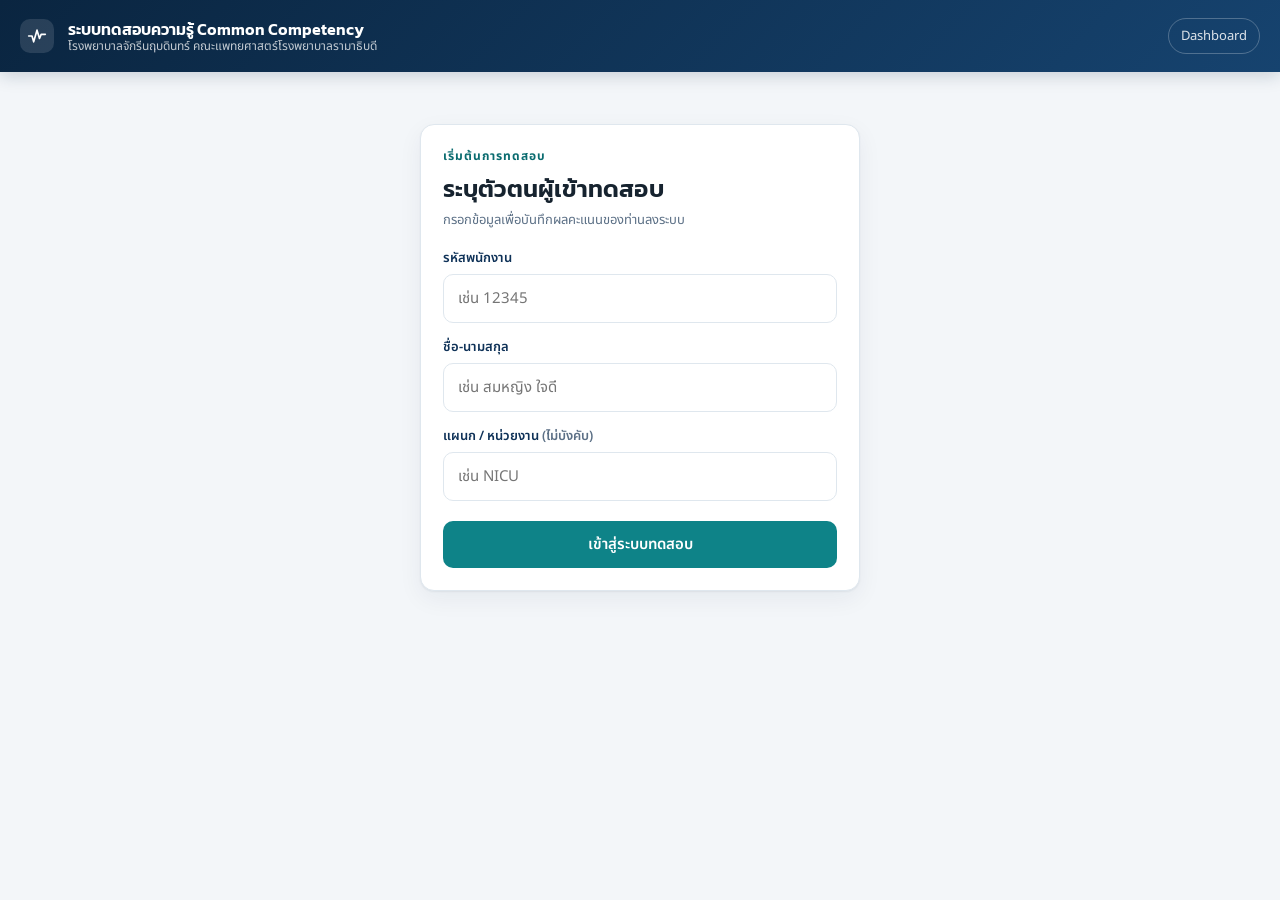
<file: index.html>
<!DOCTYPE html>
<html lang="th">
<head>
<meta charset="UTF-8">
<meta name="viewport" content="width=device-width, initial-scale=1, maximum-scale=1">
<title>ระบบทดสอบความรู้ Common Competency พยาบาล</title>
<link rel="stylesheet" href="style.css">
</head>
<body>

<div class="topbar">
  <div class="pulse-mark">
    <svg viewBox="0 0 24 24" fill="none" stroke="#fff" stroke-width="2" stroke-linecap="round" stroke-linejoin="round">
      <path d="M2 12h4l2 7 4-14 3 10 2-5h5"/>
    </svg>
  </div>
  <div class="titles">
    <div class="system-name">ระบบทดสอบความรู้ Common Competency</div>
    <div class="hospital-name" id="hospitalNameTop"></div>
  </div>
  <div class="spacer"></div>
  <a class="nav-link" href="dashboard.html">Dashboard</a>
</div>

<div class="wrap" id="app"></div>

<script src="config.js"></script>
<script src="quiz-data.js"></script>
<script>
/* ============================ STATE ============================ */
const TOPIC_ORDER = ['pain','wound','ic','med'];
const TOPIC_ICON = {
  pain: '💊', wound: '🩹', ic: '🧼', med: '💉'
};

let state = {
  user: JSON.parse(sessionStorage.getItem('cc_user') || 'null'),
  results: JSON.parse(sessionStorage.getItem('cc_results') || '{}'), // {topicKey: {score,total,pct,passed}}
  currentTopic: null,
  currentQuestions: [],
  currentIndex: 0,
  answers: {}, // qid -> letter
  startTime: null
};

const app = document.getElementById('app');
document.getElementById('hospitalNameTop').textContent = CONFIG.HOSPITAL_NAME;

function saveUser(){ sessionStorage.setItem('cc_user', JSON.stringify(state.user)); }
function saveResults(){ sessionStorage.setItem('cc_results', JSON.stringify(state.results)); }

function shuffle(arr){
  const a = arr.slice();
  for(let i=a.length-1;i>0;i--){
    const j = Math.floor(Math.random()*(i+1));
    [a[i],a[j]]=[a[j],a[i]];
  }
  return a;
}

/* ============================ ROUTER ============================ */
function render(){
  if(!state.user){
    renderLogin();
  } else if(!state.currentTopic){
    renderTopicSelect();
  } else if(state.currentQuestions.length && state.currentIndex < state.currentQuestions.length){
    renderQuestion();
  } else if(state.currentQuestions.length){
    renderResult();
  }
}

/* ============================ LOGIN ============================ */
function renderLogin(){
  app.innerHTML = `
  <div class="card" style="max-width:440px;margin:30px auto 0;">
    <div class="eyebrow">เริ่มต้นการทดสอบ</div>
    <h2 style="margin:0 0 4px;">ระบุตัวตนผู้เข้าทดสอบ</h2>
    <p class="muted small" style="margin-top:0;">กรอกข้อมูลเพื่อบันทึกผลคะแนนของท่านลงระบบ</p>
    <div style="margin-top:18px;">
      <label class="field-label">รหัสพนักงาน</label>
      <input type="text" id="inEmpId" placeholder="เช่น 12345" inputmode="numeric">
    </div>
    <div style="margin-top:14px;">
      <label class="field-label">ชื่อ-นามสกุล</label>
      <input type="text" id="inName" placeholder="เช่น สมหญิง ใจดี">
    </div>
    <div style="margin-top:14px;">
      <label class="field-label">แผนก / หน่วยงาน <span class="muted">(ไม่บังคับ)</span></label>
      <input type="text" id="inDept" placeholder="เช่น NICU">
    </div>
    <button class="btn btn-primary btn-block" style="margin-top:20px;" onclick="submitLogin()">เข้าสู่ระบบทดสอบ</button>
  </div>`;
  document.getElementById('inEmpId').addEventListener('keydown', e=>{ if(e.key==='Enter') submitLogin(); });
  document.getElementById('inName').addEventListener('keydown', e=>{ if(e.key==='Enter') submitLogin(); });
}

function submitLogin(){
  const empId = document.getElementById('inEmpId').value.trim();
  const name = document.getElementById('inName').value.trim();
  const dept = document.getElementById('inDept').value.trim();
  if(!empId || !name){
    alert('กรุณากรอกรหัสพนักงานและชื่อ-นามสกุล');
    return;
  }
  state.user = {empId, name, dept};
  saveUser();
  render();
}

/* ============================ TOPIC SELECT ============================ */
function renderTopicSelect(){
  const cards = TOPIC_ORDER.map(key=>{
    const topic = QUIZ_DATA[key];
    const res = state.results[key];
    let badge = `<span class="badge badge-neutral">ยังไม่ทำ</span>`;
    if(res){
      badge = res.passed
        ? `<span class="badge badge-pass">ผ่าน ${res.pct}%</span>`
        : `<span class="badge badge-fail">ไม่ผ่าน ${res.pct}%</span>`;
    }
    return `
    <button class="topic-card" onclick="startTopic('${key}')">
      <div class="tc-top">
        <div>
          <div class="tc-name">${TOPIC_ICON[key]}  ${topic.label.split('(')[0].trim()}</div>
          <div class="tc-count">${topic.questions.length} ข้อ &middot; เกณฑ์ผ่าน ${Math.round(CONFIG.PASS_THRESHOLD*100)}%</div>
        </div>
        ${badge}
      </div>
    </button>`;
  }).join('');

  const doneCount = Object.keys(state.results).length;

  app.innerHTML = `
  <div class="card">
    <div class="eyebrow">ผู้เข้าทดสอบ</div>
    <div style="display:flex; align-items:center; justify-content:space-between; gap:10px; flex-wrap:wrap;">
      <div>
        <h2 style="margin:0;">${escapeHtml(state.user.name)}</h2>
        <div class="muted small">รหัสพนักงาน ${escapeHtml(state.user.empId)}${state.user.dept ? ' &middot; '+escapeHtml(state.user.dept):''}</div>
      </div>
      <button class="btn btn-ghost" onclick="logout()">เปลี่ยนผู้ใช้</button>
    </div>
  </div>
  <div class="card">
    <div class="eyebrow">เลือกหัวข้อทดสอบ</div>
    <h2 style="margin:0 0 4px;">แบบทดสอบ 4 หัวข้อ</h2>
    <p class="muted small" style="margin-top:0;">ทำครบแล้ว ${doneCount}/4 หัวข้อ</p>
    <div class="topic-grid">${cards}</div>
  </div>
  <div class="footer-note">ผลคะแนนจะถูกบันทึกลงระบบส่วนกลางโดยอัตโนมัติเมื่อส่งคำตอบ</div>
  `;
}

function logout(){
  state.user = null;
  state.results = {};
  sessionStorage.removeItem('cc_user');
  sessionStorage.removeItem('cc_results');
  render();
}

function startTopic(key){
  state.currentTopic = key;
  state.currentQuestions = shuffle(QUIZ_DATA[key].questions);
  state.currentIndex = 0;
  state.answers = {};
  state.startTime = Date.now();
  render();
}

/* ============================ QUESTION ============================ */
function renderQuestion(){
  const q = state.currentQuestions[state.currentIndex];
  const total = state.currentQuestions.length;
  const pct = Math.round((state.currentIndex)/total*100);
  const selected = state.answers[q.id];

  const optsHtml = q.options.map(o=>`
    <div class="option ${selected===o.letter?'selected':''}" onclick="selectAnswer('${q.id}','${o.letter}')">
      <div class="opt-letter">${o.letter}</div>
      <div class="opt-text">${escapeHtml(o.text)}</div>
    </div>
  `).join('');

  app.innerHTML = `
  <div class="card">
    <div style="display:flex; justify-content:space-between; align-items:center; margin-bottom:10px;">
      <div class="eyebrow" style="margin:0;">${escapeHtml(QUIZ_DATA[state.currentTopic].label.split('(')[0].trim())}</div>
      <div class="muted small">ข้อ ${state.currentIndex+1} / ${total}</div>
    </div>
    <div class="progress-track"><div class="progress-fill" style="width:${pct}%"></div></div>
  </div>
  <div class="card">
    ${q.section ? `<div class="q-section-tag">${escapeHtml(q.section)}</div>` : ''}
    <p class="q-text">${escapeHtml(q.question)}</p>
    ${q.image ? `<img class="q-image" src="${q.image}" alt="ภาพประกอบคำถาม">` : ''}
    ${q.context ? `<div class="q-context">${escapeHtml(q.context)}</div>` : ''}
    <div class="options">${optsHtml}</div>
    <div class="nav-row">
      <button class="btn btn-ghost" onclick="prevQuestion()" ${state.currentIndex===0?'disabled':''}>ย้อนกลับ</button>
      <button class="btn btn-primary" id="nextBtn" onclick="nextQuestion()" ${!selected?'disabled':''}>
        ${state.currentIndex===total-1 ? 'ส่งคำตอบ' : 'ข้อถัดไป'}
      </button>
    </div>
  </div>`;
}

function selectAnswer(qid, letter){
  state.answers[qid] = letter;
  renderQuestion();
}

function prevQuestion(){
  if(state.currentIndex>0){ state.currentIndex--; renderQuestion(); }
}

function nextQuestion(){
  const total = state.currentQuestions.length;
  if(state.currentIndex < total-1){
    state.currentIndex++;
    renderQuestion();
  } else {
    startSubmit();
  }
}

/* ============================ SUBMIT / SAVE ============================ */
function buildPayload(){
  const qs = state.currentQuestions;
  let score = 0;
  qs.forEach(q=>{ if(state.answers[q.id]===q.correct) score++; });
  const total = qs.length;
  const pct = Math.round((score/total)*1000)/10;
  const passed = (score/total) >= CONFIG.PASS_THRESHOLD;
  const durationSec = Math.round((Date.now()-state.startTime)/1000);
  return {
    result: {score, total, pct, passed},
    payload: {
      employeeId: state.user.empId,
      name: state.user.name,
      department: state.user.dept || '',
      topicKey: state.currentTopic,
      topicLabel: QUIZ_DATA[state.currentTopic].label,
      score, total, percentage: pct,
      passed: passed ? 'PASS' : 'FAIL',
      durationSec,
      answersJson: JSON.stringify(state.answers)
    }
  };
}

function renderSubmitting(){
  app.innerHTML = `
  <div class="card" style="text-align:center; padding:50px 20px;">
    <div class="spinner"></div>
    <p class="muted" style="margin-top:16px;">กำลังบันทึกคะแนนลงระบบ...</p>
  </div>`;
}

function startSubmit(){
  const {result, payload} = buildPayload();
  state.pendingResult = result;
  state.pendingPayload = payload;
  renderSubmitting();
  saveToSheet(payload);
}

function saveToSheet(payload){
  const body = Object.keys(payload).map(k=>encodeURIComponent(k)+'='+encodeURIComponent(payload[k])).join('&');
  fetch(CONFIG.GAS_URL, {
    method: 'POST',
    mode: 'no-cors',
    headers: {'Content-Type':'application/x-www-form-urlencoded'},
    body
  }).then(()=>{
    finalizeSubmit(true);
  }).catch(()=>{
    finalizeSubmit(false);
  });
}

function finalizeSubmit(saveOk){
  state.results[state.currentTopic] = state.pendingResult;
  saveResults();
  state.saveStatus = saveOk ? 'success' : 'error';
  state.currentIndex = state.currentQuestions.length; // triggers result view
  render();
}

function retrySave(){
  renderSubmitting();
  saveToSheet(state.pendingPayload);
}

/* ============================ RESULT ============================ */

function renderResult(){
  const res = state.results[state.currentTopic];
  const gaugeColor = res.passed ? 'var(--success)' : (res.pct>=60 ? 'var(--warning)' : 'var(--danger)');
  const circumference = 2*Math.PI*72;
  const offset = circumference - (res.pct/100)*circumference;

  const saveBannerHtml = state.saveStatus === 'error'
    ? `<div class="save-status save-status-error">
         <span>⚠️ บันทึกลงระบบไม่สำเร็จ (อาจไม่มีอินเทอร์เน็ต) — คะแนนยังอยู่ในเครื่องนี้ กรุณาลองบันทึกอีกครั้ง</span>
         <button class="btn btn-primary" style="margin-top:10px;" onclick="retrySave()">บันทึกอีกครั้ง</button>
       </div>`
    : `<div class="save-status save-status-ok">✓ บันทึกคะแนนลงระบบเรียบร้อยแล้ว</div>`;

  app.innerHTML = `
  <div class="card">
    <div class="eyebrow">ผลการทดสอบ</div>
    <h2 style="margin:0 0 12px;">${escapeHtml(QUIZ_DATA[state.currentTopic].label.split('(')[0].trim())}</h2>
    <div class="gauge-wrap">
      <div class="gauge">
        <svg width="170" height="170" viewBox="0 0 170 170">
          <circle cx="85" cy="85" r="72" fill="none" stroke="var(--line)" stroke-width="14"/>
          <circle cx="85" cy="85" r="72" fill="none" stroke="${gaugeColor}" stroke-width="14"
            stroke-linecap="round" stroke-dasharray="${circumference}" stroke-dashoffset="${offset}"/>
        </svg>
        <div class="g-pct">
          <div class="num">${res.pct}%</div>
          <div class="lbl">${res.score}/${res.total} ข้อ</div>
        </div>
      </div>
      <div class="result-banner ${res.passed?'pass':'fail'}">
        ${res.passed
          ? `✓ ผ่านเกณฑ์ (${Math.round(CONFIG.PASS_THRESHOLD*100)}%)`
          : `✕ ไม่ผ่านเกณฑ์ (ต้องได้ ${Math.round(CONFIG.PASS_THRESHOLD*100)}% ขึ้นไป)`}
      </div>
      ${saveBannerHtml}
    </div>
    <div class="nav-row" style="margin-top:20px;">
      <button class="btn btn-primary btn-block" onclick="backToTopics()">กลับหน้าเลือกหัวข้อ</button>
    </div>
  </div>
  `;
}

function backToTopics(){
  state.currentTopic = null;
  state.currentQuestions = [];
  state.currentIndex = 0;
  state.answers = {};
  render();
}

function escapeHtml(str){
  return String(str).replace(/[&<>"']/g, m=>({'&':'&amp;','<':'&lt;','>':'&gt;','"':'&quot;',"'":'&#39;'}[m]));
}

render();
</script>
</body>
</html>
</file>
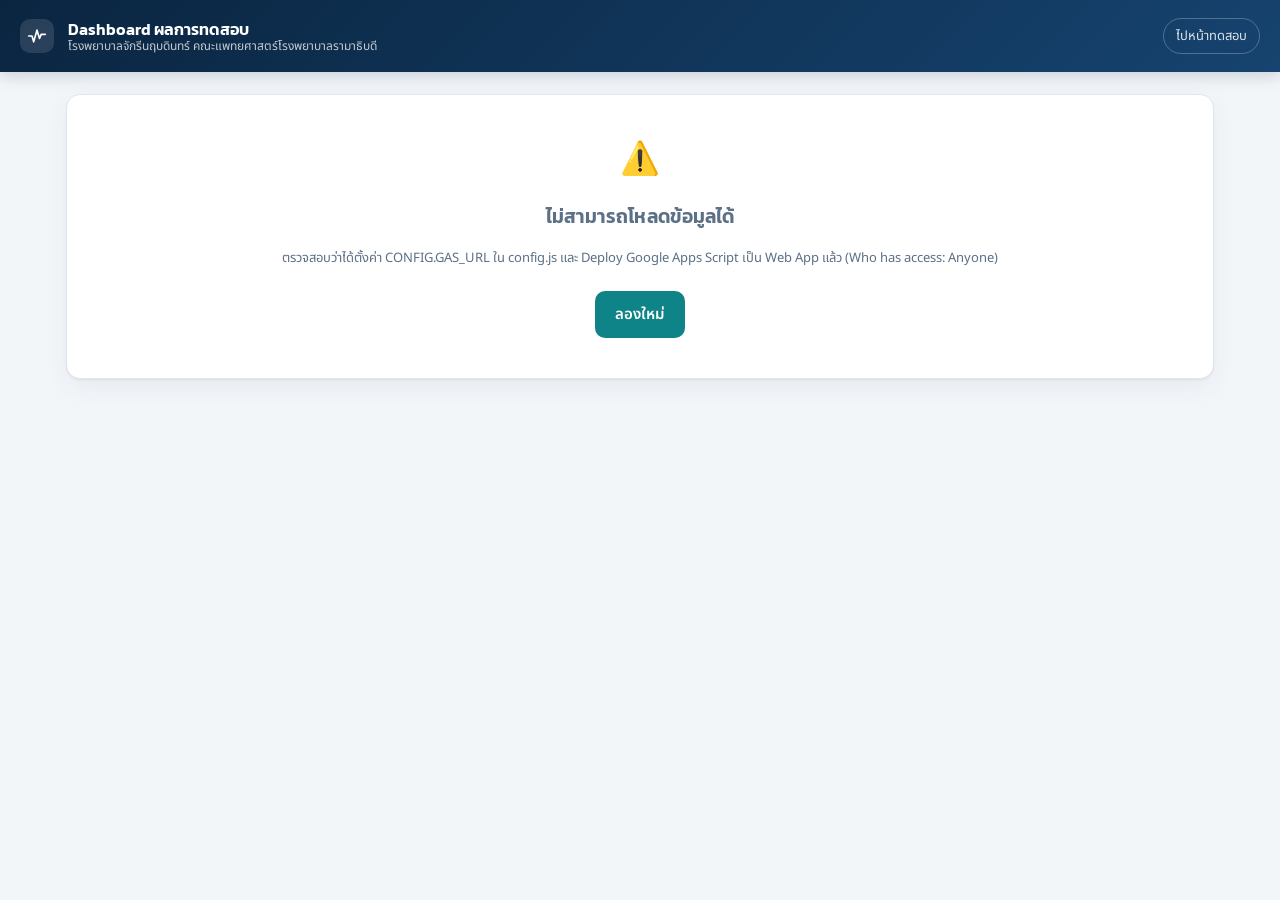
<file: dashboard.html>
<!DOCTYPE html>
<html lang="th">
<head>
<meta charset="UTF-8">
<meta name="viewport" content="width=device-width, initial-scale=1, maximum-scale=1">
<title>Dashboard | ระบบทดสอบความรู้ Common Competency พยาบาล</title>
<link rel="stylesheet" href="style.css">
</head>
<body>

<div class="topbar">
  <div class="pulse-mark">
    <svg viewBox="0 0 24 24" fill="none" stroke="#fff" stroke-width="2" stroke-linecap="round" stroke-linejoin="round">
      <path d="M2 12h4l2 7 4-14 3 10 2-5h5"/>
    </svg>
  </div>
  <div class="titles">
    <div class="system-name">Dashboard ผลการทดสอบ</div>
    <div class="hospital-name" id="hospitalNameTop"></div>
  </div>
  <div class="spacer"></div>
  <a class="nav-link" href="index.html">ไปหน้าทดสอบ</a>
</div>

<div class="wrap wide" id="app"></div>

<script src="config.js"></script>
<script src="quiz-data.js"></script>
<script>
document.getElementById('hospitalNameTop').textContent = CONFIG.HOSPITAL_NAME;

const TOPIC_ORDER = ['pain','wound','ic','med'];
const TOPIC_COLORS = { pain:'#0E8388', wound:'#16436F', ic:'#B87A15', med:'#C23A4E' };

const IDP_RECOMMENDATIONS = {
  pain: [
    'ทบทวนแนวทางการประเมินและจัดการความปวด (Pain Assessment & Management Guideline) ของหน่วยงาน',
    'ฝึกปฏิบัติการประเมินความปวดและการให้ยา opioid ร่วมกับ Preceptor/พยาบาลพี่เลี้ยง',
    'เข้าร่วม Journal club หรือ CNEU หัวข้อ Pain management',
    'นัดทำแบบทดสอบซ้ำภายใน 2 สัปดาห์'
  ],
  wound: [
    'ทบทวน Wound Assessment & Dressing Protocol และ Pressure Injury Staging',
    'ฝึกปฏิบัติ Case study การประเมิน/ทำแผลร่วมกับทีม Wound Care',
    'เข้าร่วม Workshop หรือ Wound care round กับทีมสหสาขา',
    'นัดทำแบบทดสอบซ้ำภายใน 2 สัปดาห์'
  ],
  ic: [
    'ทบทวนแนวทาง Standard Precautions และ Transmission-based Precautions',
    'ฝึกปฏิบัติ Hand Hygiene 5 Moments ร่วมกับพยาบาลควบคุมการติดเชื้อ (IC Nurse)',
    'เข้าร่วม IC Audit Round เพื่อสังเกตการณ์แนวปฏิบัติจริง',
    'นัดทำแบบทดสอบซ้ำภายใน 2 สัปดาห์'
  ],
  med: [
    'ทบทวนนโยบายยาความเสี่ยงสูง (High-Alert Drug) และ Independent Double Check',
    'ฝึกปฏิบัติการคำนวณและบริหารยาร่วมกับ Preceptor',
    'เข้าร่วมอบรม Medication Error Prevention ของฝ่ายการพยาบาล',
    'นัดทำแบบทดสอบซ้ำภายใน 2 สัปดาห์'
  ]
};

let allRows = [];
let activeTab = 'overview';
let selectedDept = null;
const app = document.getElementById('app');

function topicShortLabel(key){
  return QUIZ_DATA[key].label.split('(')[0].trim();
}

function loadData(){
  app.innerHTML = `<div class="card" style="text-align:center; padding:50px;"><div class="spinner"></div><p class="muted small" style="margin-top:14px;">กำลังโหลดข้อมูลผลการทดสอบ...</p></div>`;
  const cbName = 'ccjsonp_' + Date.now();
  let settled = false;

  const timeoutId = setTimeout(function(){
    if(settled) return;
    settled = true;
    delete window[cbName];
    allRows = [];
    render(true);
  }, 15000);

  window[cbName] = function(res){
    if(settled) return;
    settled = true;
    clearTimeout(timeoutId);
    if(res && res.status==='success'){
      allRows = res.data || [];
    } else {
      allRows = [];
    }
    delete window[cbName];
    if(script.parentNode) document.body.removeChild(script);
    render();
  };
  const script = document.createElement('script');
  script.src = CONFIG.GAS_URL + (CONFIG.GAS_URL.includes('?') ? '&' : '?') + 'callback=' + cbName;
  script.onerror = function(){
    if(settled) return;
    settled = true;
    clearTimeout(timeoutId);
    delete window[cbName];
    allRows = [];
    render(true);
  };
  document.body.appendChild(script);
}

function render(loadError){
  if(loadError){
    app.innerHTML = `
    <div class="card empty-state">
      <div style="font-size:32px;">⚠️</div>
      <h3>ไม่สามารถโหลดข้อมูลได้</h3>
      <p class="muted small">ตรวจสอบว่าได้ตั้งค่า CONFIG.GAS_URL ใน config.js และ Deploy Google Apps Script เป็น Web App แล้ว (Who has access: Anyone)</p>
      <button class="btn btn-primary" onclick="loadData()" style="margin-top:10px;">ลองใหม่</button>
    </div>`;
    return;
  }

  const tabsHtml = `
  <div class="tabs">
    <button class="tab-btn ${activeTab==='overview'?'active':''}" onclick="setTab('overview')">ภาพรวมทั้งหมด</button>
    <button class="tab-btn ${activeTab==='department'?'active':''}" onclick="setTab('department')">รายหน่วยงาน</button>
    <button class="tab-btn ${activeTab==='individual'?'active':''}" onclick="setTab('individual')">รายบุคคล</button>
  </div>`;

  app.innerHTML = tabsHtml + `<div id="tabContent"></div>`;
  try {
    if(activeTab==='overview') renderOverview();
    else if(activeTab==='department') renderDepartment();
    else renderIndividual();
  } catch(err){
    const tc = document.getElementById('tabContent');
    tc.innerHTML = `
      <div class="card empty-state">
        <div style="font-size:32px;">⚠️</div>
        <h3>เกิดข้อผิดพลาดขณะแสดงผล</h3>
        <p class="muted small">${escapeHtml(err.message || String(err))}</p>
        <button class="btn btn-primary" onclick="loadData()" style="margin-top:10px;">โหลดข้อมูลใหม่</button>
      </div>`;
    console.error('Dashboard render error:', err);
  }
}

function setTab(tab){
  activeTab = tab;
  render();
}

/* ============================ OVERVIEW ============================ */
function renderOverview(){
  const container = document.getElementById('tabContent');
  if(allRows.length===0){
    container.innerHTML = `<div class="card empty-state"><div style="font-size:32px;">📋</div><h3>ยังไม่มีข้อมูลผลการทดสอบ</h3><p class="muted small">เมื่อมีผู้ทำแบบทดสอบและส่งคำตอบ ข้อมูลจะปรากฏที่นี่โดยอัตโนมัติ</p></div>`;
    return;
  }

  const totalAttempts = allRows.length;
  const uniqueUsers = new Set(allRows.map(r=>r.EmployeeID)).size;
  const passCount = allRows.filter(r=>r.Passed==='PASS').length;
  const overallPassRate = Math.round((passCount/totalAttempts)*1000)/10;
  const avgPct = Math.round(allRows.reduce((s,r)=>s+Number(r.Percentage||0),0)/totalAttempts*10)/10;

  const kpiHtml = `
  <div class="kpi-grid">
    <div class="kpi-card">
      <div class="kpi-label">จำนวนครั้งที่ทดสอบ</div>
      <div class="kpi-value">${totalAttempts}</div>
      <div class="kpi-sub">ทุกหัวข้อรวมกัน</div>
    </div>
    <div class="kpi-card">
      <div class="kpi-label">ผู้เข้าทดสอบ</div>
      <div class="kpi-value">${uniqueUsers}</div>
      <div class="kpi-sub">คน (นับตามรหัสพนักงาน)</div>
    </div>
    <div class="kpi-card">
      <div class="kpi-label">อัตราผ่านเกณฑ์</div>
      <div class="kpi-value" style="color:${overallPassRate>=80?'var(--success)':'var(--danger)'}">${overallPassRate}%</div>
      <div class="kpi-sub">${passCount}/${totalAttempts} ครั้ง</div>
    </div>
    <div class="kpi-card">
      <div class="kpi-label">คะแนนเฉลี่ยรวม</div>
      <div class="kpi-value">${avgPct}%</div>
      <div class="kpi-sub">เกณฑ์ผ่าน ${Math.round(CONFIG.PASS_THRESHOLD*100)}%</div>
    </div>
  </div>`;

  const barRows = TOPIC_ORDER.map(key=>{
    const rows = allRows.filter(r=>r.TopicKey===key);
    if(rows.length===0){
      return `<div class="bar-row">
        <div class="bar-label">${topicShortLabel(key)}</div>
        <div class="bar-track"><div class="bar-fill" style="width:0%; background:${TOPIC_COLORS[key]}"></div></div>
        <div class="bar-val muted">ยังไม่มีข้อมูล</div>
      </div>`;
    }
    const avg = Math.round(rows.reduce((s,r)=>s+Number(r.Percentage||0),0)/rows.length*10)/10;
    const pass = rows.filter(r=>r.Passed==='PASS').length;
    return `<div class="bar-row">
      <div class="bar-label">${topicShortLabel(key)}</div>
      <div class="bar-track"><div class="bar-fill" style="width:${avg}%; background:${TOPIC_COLORS[key]}"></div></div>
      <div class="bar-val">${avg}%</div>
    </div>
    <div class="small muted" style="margin:-6px 0 14px 160px;">${rows.length} ครั้ง &middot; ผ่าน ${pass}/${rows.length}</div>`;
  }).join('');

  const recentRows = allRows.slice().sort((a,b)=> new Date(b.Timestamp) - new Date(a.Timestamp)).slice(0,25);
  const tableRows = recentRows.map(r=>`
    <tr>
      <td>${formatDate(r.Timestamp)}</td>
      <td>${escapeHtml(r.EmployeeID)}</td>
      <td>${escapeHtml(r.Name)}</td>
      <td>${escapeHtml(r.Department||'-')}</td>
      <td>${topicShortLabel(r.TopicKey)}</td>
      <td>${r.Score}/${r.Total}</td>
      <td>${r.Percentage}%</td>
      <td><span class="badge ${r.Passed==='PASS'?'badge-pass':'badge-fail'}">${r.Passed==='PASS'?'ผ่าน':'ไม่ผ่าน'}</span></td>
    </tr>`).join('');

  /* ---------- analysis: per-topic averages (reused for insights) ---------- */
  const topicStats = TOPIC_ORDER.map(key=>{
    const rows = allRows.filter(r=>r.TopicKey===key);
    if(rows.length===0) return {key, avg:null, passRate:null, n:0};
    const avg = Math.round(rows.reduce((s,r)=>s+Number(r.Percentage||0),0)/rows.length*10)/10;
    const passRate = Math.round(rows.filter(r=>r.Passed==='PASS').length/rows.length*1000)/10;
    return {key, avg, passRate, n:rows.length};
  });
  const ranked = topicStats.filter(t=>t.avg!==null).sort((a,b)=>a.avg-b.avg);
  const weakest = ranked[0];
  const strongest = ranked[ranked.length-1];

  /* ---------- analysis: completion funnel ---------- */
  const byUserTopics = {};
  allRows.forEach(r=>{
    const k = r.EmployeeID;
    if(!byUserTopics[k]) byUserTopics[k] = new Set();
    byUserTopics[k].add(r.TopicKey);
  });
  const completionCounts = [0,0,0,0,0]; // index = number of distinct topics done
  Object.values(byUserTopics).forEach(set=>{ completionCounts[set.size]++; });
  const usersFullyDone = completionCounts[4];
  const totalUsersSeen = uniqueUsers;
  const completionRate = totalUsersSeen ? Math.round(usersFullyDone/totalUsersSeen*1000)/10 : 0;

  /* ---------- analysis: department comparison ---------- */
  const deptMap = {};
  allRows.forEach(r=>{
    const d = String(r.Department||'').trim() || 'ไม่ระบุแผนก';
    if(!deptMap[d]) deptMap[d] = [];
    deptMap[d].push(r);
  });
  const deptStats = Object.keys(deptMap).map(d=>{
    const rows = deptMap[d];
    const avg = Math.round(rows.reduce((s,r)=>s+Number(r.Percentage||0),0)/rows.length*10)/10;
    const passRate = Math.round(rows.filter(r=>r.Passed==='PASS').length/rows.length*1000)/10;
    return {dept:d, avg, passRate, n:rows.length};
  }).sort((a,b)=>b.avg-a.avg);
  const weakestDept = deptStats.length>1 ? deptStats[deptStats.length-1] : null;

  /* ---------- analysis: score distribution buckets per topic ---------- */
  const bucketColors = {low:'var(--danger)', mid:'var(--warning)', high:'var(--success)'};
  const distRows = TOPIC_ORDER.map(key=>{
    const rows = allRows.filter(r=>r.TopicKey===key);
    if(rows.length===0) return {key, n:0, low:0, mid:0, high:0};
    const low = rows.filter(r=>Number(r.Percentage)<60).length;
    const mid = rows.filter(r=>Number(r.Percentage)>=60 && Number(r.Percentage)<80).length;
    const high = rows.filter(r=>Number(r.Percentage)>=80).length;
    return {key, n:rows.length, low, mid, high};
  });

  /* ---------- insights text ---------- */
  const insightItems = [];
  if(weakest && strongest && weakest.key !== strongest.key){
    insightItems.push(`หัวข้อที่คะแนนเฉลี่ย<strong>ต่ำสุด</strong>คือ <strong>${topicShortLabel(weakest.key)}</strong> (${weakest.avg}% &middot; ผ่านเกณฑ์ ${weakest.passRate}%) ควรพิจารณาจัดอบรมหรือทบทวนเนื้อหาเพิ่มเติม`);
    insightItems.push(`หัวข้อที่คะแนนเฉลี่ย<strong>สูงสุด</strong>คือ <strong>${topicShortLabel(strongest.key)}</strong> (${strongest.avg}% &middot; ผ่านเกณฑ์ ${strongest.passRate}%)`);
  }
  insightItems.push(`มีผู้ทำแบบทดสอบครบทั้ง 4 หัวข้อแล้ว <strong>${usersFullyDone}/${totalUsersSeen} คน</strong> (${completionRate}%)`);
  if(weakestDept){
    insightItems.push(`แผนก/หน่วยงานที่มีคะแนนเฉลี่ย<strong>ต่ำสุด</strong>คือ <strong>${escapeHtml(weakestDept.dept)}</strong> (${weakestDept.avg}% &middot; ผ่านเกณฑ์ ${weakestDept.passRate}%)`);
  }
  const insightsHtml = `
  <div class="card">
    <div class="eyebrow">สรุปเชิงวิเคราะห์</div>
    <h2 style="margin:0 0 14px;">ข้อสังเกตจากข้อมูลปัจจุบัน</h2>
    <ul class="insight-list">
      ${insightItems.map(t=>`<li>${t}</li>`).join('')}
    </ul>
  </div>`;

  const deptHtml = deptStats.length > 1 ? `
  <div class="card">
    <div class="eyebrow">เปรียบเทียบตามแผนก</div>
    <h2 style="margin:0 0 16px;">คะแนนเฉลี่ยและอัตราผ่านเกณฑ์รายแผนก</h2>
    ${deptStats.map(d=>`
      <div class="bar-row">
        <div class="bar-label">${escapeHtml(d.dept)}</div>
        <div class="bar-track"><div class="bar-fill" style="width:${d.avg}%; background:${d.avg>=80?'var(--success)':(d.avg>=60?'var(--warning)':'var(--danger)')}"></div></div>
        <div class="bar-val">${d.avg}%</div>
      </div>
      <div class="small muted" style="margin:-6px 0 14px 160px;">${d.n} ครั้ง &middot; ผ่านเกณฑ์ ${d.passRate}%</div>
    `).join('')}
  </div>` : '';

  const distHtml = `
  <div class="card">
    <div class="eyebrow">การกระจายคะแนน</div>
    <h2 style="margin:0 0 6px;">สัดส่วนผลคะแนนแต่ละหัวข้อ</h2>
    <p class="muted small" style="margin-top:0;">แบ่งตามช่วงคะแนน: <span style="color:var(--danger);font-weight:600;">ต่ำกว่า 60%</span> &middot; <span style="color:var(--warning);font-weight:600;">60-79%</span> &middot; <span style="color:var(--success);font-weight:600;">80% ขึ้นไป</span></p>
    ${distRows.map(d=>{
      if(d.n===0) return `<div class="dist-row"><div class="dist-label">${topicShortLabel(d.key)}</div><div class="muted small">ยังไม่มีข้อมูล</div></div>`;
      const lowPct = d.low/d.n*100, midPct = d.mid/d.n*100, highPct = d.high/d.n*100;
      return `
      <div class="dist-row">
        <div class="dist-label">${topicShortLabel(d.key)} <span class="muted small">(${d.n} ครั้ง)</span></div>
        <div class="dist-track">
          ${d.low>0?`<div class="dist-seg" style="width:${lowPct}%; background:${bucketColors.low}" title="ต่ำกว่า 60%: ${d.low}"></div>`:''}
          ${d.mid>0?`<div class="dist-seg" style="width:${midPct}%; background:${bucketColors.mid}" title="60-79%: ${d.mid}"></div>`:''}
          ${d.high>0?`<div class="dist-seg" style="width:${highPct}%; background:${bucketColors.high}" title="80%+: ${d.high}"></div>`:''}
        </div>
        <div class="dist-legend small muted">${d.low} ต่ำกว่า 60% &middot; ${d.mid} ช่วง 60-79% &middot; ${d.high} ผ่าน 80%+</div>
      </div>`;
    }).join('')}
  </div>`;

  const funnelHtml = `
  <div class="card">
    <div class="eyebrow">ความคืบหน้า</div>
    <h2 style="margin:0 0 16px;">จำนวนหัวข้อที่ทำแล้วต่อคน</h2>
    ${[4,3,2,1,0].map(n=>{
      const count = completionCounts[n]||0;
      const pct = totalUsersSeen ? Math.round(count/totalUsersSeen*100) : 0;
      const label = n===4 ? 'ครบ 4 หัวข้อ' : (n===0 ? 'ยังไม่เริ่ม' : `ทำแล้ว ${n} หัวข้อ`);
      return `
      <div class="bar-row">
        <div class="bar-label">${label}</div>
        <div class="bar-track"><div class="bar-fill" style="width:${pct}%; background:${n===4?'var(--success)':'var(--teal-500)'}"></div></div>
        <div class="bar-val">${count} คน</div>
      </div>`;
    }).join('')}
  </div>`;

  container.innerHTML = `
  ${kpiHtml}
  ${insightsHtml}
  <div class="card">
    <div class="eyebrow">คะแนนเฉลี่ยรายหัวข้อ</div>
    <h2 style="margin:0 0 16px;">ภาพรวมแยกตามหัวข้อ</h2>
    ${barRows}
  </div>
  ${distHtml}
  ${funnelHtml}
  ${deptHtml}
  <div class="card">
    <div class="eyebrow">ประวัติล่าสุด</div>
    <h2 style="margin:0 0 16px;">รายการทดสอบล่าสุด 25 ครั้ง</h2>
    <div class="table-scroll">
      <table class="data-table">
        <thead><tr><th>วันที่/เวลา</th><th>รหัสพนักงาน</th><th>ชื่อ</th><th>แผนก</th><th>หัวข้อ</th><th>คะแนน</th><th>%</th><th>ผลลัพธ์</th></tr></thead>
        <tbody>${tableRows}</tbody>
      </table>

    </div>
  </div>`;
}

/* ============================ DEPARTMENT ============================ */
function renderDepartment(){
  const container = document.getElementById('tabContent');
  if(allRows.length===0){
    container.innerHTML = `<div class="card empty-state"><div style="font-size:32px;">🏥</div><h3>ยังไม่มีข้อมูลผลการทดสอบ</h3><p class="muted small">เมื่อมีผู้ทำแบบทดสอบและส่งคำตอบ ข้อมูลจะปรากฏที่นี่โดยอัตโนมัติ</p></div>`;
    return;
  }

  const deptMap = {};
  allRows.forEach(r=>{
    const d = String(r.Department||'').trim() || 'ไม่ระบุแผนก';
    if(!deptMap[d]) deptMap[d] = [];
    deptMap[d].push(r);
  });
  const deptList = Object.keys(deptMap).sort();

  if(!selectedDept || !deptMap[selectedDept]){
    selectedDept = deptList[0];
  }

  const selectorHtml = `
  <div class="card">
    <div class="eyebrow">เลือกหน่วยงาน</div>
    <h2 style="margin:0 0 14px;">ผลการทดสอบแยกตามหน่วยงาน</h2>
    <div class="dept-chip-row">
      ${deptList.map(d=>{
        const rows = deptMap[d];
        const avg = Math.round(rows.reduce((s,r)=>s+Number(r.Percentage||0),0)/rows.length*10)/10;
        return `<button class="dept-chip ${d===selectedDept?'active':''}" onclick="selectDept('${escapeHtml(d).replace(/'/g,"\\'")}')">
          ${escapeHtml(d)} <span class="dept-chip-pct">${avg}%</span>
        </button>`;
      }).join('')}
    </div>
  </div>`;

  const rows = deptMap[selectedDept];
  const staffIds = new Set(rows.map(r=>r.EmployeeID));
  const avgAll = Math.round(rows.reduce((s,r)=>s+Number(r.Percentage||0),0)/rows.length*10)/10;
  const passRateAll = Math.round(rows.filter(r=>r.Passed==='PASS').length/rows.length*1000)/10;

  const kpiHtml = `
  <div class="kpi-grid">
    <div class="kpi-card">
      <div class="kpi-label">พยาบาลในหน่วยงาน</div>
      <div class="kpi-value">${staffIds.size}</div>
      <div class="kpi-sub">คน (ที่มีข้อมูลการทดสอบ)</div>
    </div>
    <div class="kpi-card">
      <div class="kpi-label">จำนวนครั้งที่ทดสอบ</div>
      <div class="kpi-value">${rows.length}</div>
      <div class="kpi-sub">ทุกหัวข้อรวมกัน</div>
    </div>
    <div class="kpi-card">
      <div class="kpi-label">คะแนนเฉลี่ย</div>
      <div class="kpi-value" style="color:${avgAll>=80?'var(--success)':(avgAll>=60?'var(--warning)':'var(--danger)')}">${avgAll}%</div>
      <div class="kpi-sub">เกณฑ์ผ่าน ${Math.round(CONFIG.PASS_THRESHOLD*100)}%</div>
    </div>
    <div class="kpi-card">
      <div class="kpi-label">อัตราผ่านเกณฑ์</div>
      <div class="kpi-value" style="color:${passRateAll>=80?'var(--success)':'var(--danger)'}">${passRateAll}%</div>
      <div class="kpi-sub">${rows.filter(r=>r.Passed==='PASS').length}/${rows.length} ครั้ง</div>
    </div>
  </div>`;

  const topicBarsHtml = TOPIC_ORDER.map(key=>{
    const tr = rows.filter(r=>r.TopicKey===key);
    if(tr.length===0){
      return `<div class="bar-row"><div class="bar-label">${topicShortLabel(key)}</div><div class="bar-track"><div class="bar-fill" style="width:0%"></div></div><div class="bar-val muted small">ยังไม่มีข้อมูล</div></div>`;
    }
    const avg = Math.round(tr.reduce((s,r)=>s+Number(r.Percentage||0),0)/tr.length*10)/10;
    return `<div class="bar-row">
      <div class="bar-label">${topicShortLabel(key)}</div>
      <div class="bar-track"><div class="bar-fill" style="width:${avg}%; background:${avg>=80?'var(--success)':(avg>=60?'var(--warning)':'var(--danger)')}"></div></div>
      <div class="bar-val">${avg}%</div>
    </div>`;
  }).join('');

  /* roster: latest result per topic per staff member */
  const byStaff = {};
  rows.forEach(r=>{
    const k = r.EmployeeID + '||' + r.Name;
    if(!byStaff[k]) byStaff[k] = {empId:r.EmployeeID, name:r.Name, latest:{}};
    const prev = byStaff[k].latest[r.TopicKey];
    if(!prev || new Date(r.Timestamp) > new Date(prev.Timestamp)) byStaff[k].latest[r.TopicKey] = r;
  });
  const staffList = Object.values(byStaff).sort((a,b)=>a.name.localeCompare(b.name,'th'));

  const rosterRows = staffList.map(s=>{
    const cells = TOPIC_ORDER.map(key=>{
      const a = s.latest[key];
      if(!a) return `<td><span class="badge badge-neutral">ยังไม่ทำ</span></td>`;
      return `<td><span class="badge ${a.Passed==='PASS'?'badge-pass':'badge-fail'}">${a.Percentage}%</span></td>`;
    }).join('');
    return `<tr><td>${escapeHtml(s.empId)}</td><td>${escapeHtml(s.name)}</td>${cells}</tr>`;
  }).join('');

  const rosterHtml = `
  <div class="card">
    <div class="eyebrow">รายชื่อในหน่วยงาน</div>
    <h2 style="margin:0 0 16px;">${escapeHtml(selectedDept)} — สถานะรายบุคคล</h2>
    <div class="table-scroll">
      <table class="data-table">
        <thead><tr><th>รหัสพนักงาน</th><th>ชื่อ</th>${TOPIC_ORDER.map(k=>`<th>${topicShortLabel(k)}</th>`).join('')}</tr></thead>
        <tbody>${rosterRows}</tbody>
      </table>
    </div>
  </div>`;

  /* department-level IDP: for each topic, collect staff who failed it in this dept */
  const idpByTopic = {};
  TOPIC_ORDER.forEach(key=>{
    const failedStaff = staffList.filter(s=> s.latest[key] && s.latest[key].Passed!=='PASS');
    if(failedStaff.length>0) idpByTopic[key] = failedStaff;
  });
  const idpTopics = Object.keys(idpByTopic);

  const idpHtml = idpTopics.length ? `
  <div class="card">
    <div class="eyebrow">แผนพัฒนาหน่วยงาน</div>
    <h2 style="margin:0 0 6px;">IDP ที่ควรเร่งพัฒนาในหน่วยงานนี้</h2>
    <p class="muted small" style="margin-top:0;">เรียงตามหัวข้อที่มีผู้ไม่ผ่านเกณฑ์มากที่สุด</p>
    ${idpTopics.sort((a,b)=>idpByTopic[b].length-idpByTopic[a].length).map(key=>`
      <div class="idp-box" style="margin-top:14px;">
        <div class="idp-title">📋 ${topicShortLabel(key)} — ไม่ผ่านเกณฑ์ ${idpByTopic[key].length} คน</div>
        <div class="small muted" style="margin-bottom:10px;">${idpByTopic[key].map(s=>escapeHtml(s.name)).join(', ')}</div>
        <ul class="idp-list">
          ${IDP_RECOMMENDATIONS[key].map(item => `<li>${escapeHtml(item)}</li>`).join('')}
        </ul>
      </div>
    `).join('')}
  </div>` : `
  <div class="card">
    <div class="eyebrow">แผนพัฒนาหน่วยงาน</div>
    <h2 style="margin:0;">✓ ไม่มีหัวข้อที่ต้องเร่งพัฒนาในหน่วยงานนี้ขณะนี้</h2>
  </div>`;

  container.innerHTML = selectorHtml + kpiHtml + `
  <div class="card">
    <div class="eyebrow">คะแนนเฉลี่ยรายหัวข้อ</div>
    <h2 style="margin:0 0 16px;">${escapeHtml(selectedDept)}</h2>
    ${topicBarsHtml}
  </div>
  ${rosterHtml}
  ${idpHtml}`;
}

function selectDept(dept){
  selectedDept = dept;
  renderDepartment();
}

/* ============================ INDIVIDUAL ============================ */
function renderIndividual(){
  const container = document.getElementById('tabContent');
  container.innerHTML = `
  <div class="card">
    <div class="eyebrow">ค้นหา</div>
    <h2 style="margin:0 0 12px;">ค้นหาผลรายบุคคล</h2>
    <div class="search-row">
      <input type="text" id="searchInput" placeholder="พิมพ์รหัสพนักงาน หรือ ชื่อ-นามสกุล">
      <button class="btn btn-primary" onclick="doSearch()">ค้นหา</button>
    </div>
  </div>
  <div id="searchResult"></div>`;

  document.getElementById('searchInput').addEventListener('keydown', e=>{ if(e.key==='Enter') doSearch(); });
}

function doSearch(){
  const q = document.getElementById('searchInput').value.trim().toLowerCase();
  const resultEl = document.getElementById('searchResult');
  if(!q){
    resultEl.innerHTML = '';
    return;
  }
  const rows = allRows.filter(r =>
    String(r.EmployeeID).toLowerCase().includes(q) ||
    String(r.Name).toLowerCase().includes(q)
  );
  if(rows.length===0){
    resultEl.innerHTML = `<div class="card empty-state"><div style="font-size:28px;">🔍</div><p>ไม่พบข้อมูลที่ตรงกับ "${escapeHtml(q)}"</p></div>`;
    return;
  }

  // group by employee, take latest attempt per topic
  const byUser = {};
  rows.forEach(r=>{
    const key = r.EmployeeID + '||' + r.Name;
    if(!byUser[key]) byUser[key] = {empId:r.EmployeeID, name:r.Name, dept:r.Department, attempts:[]};
    byUser[key].attempts.push(r);
  });

  const cardsHtml = Object.values(byUser).map(u=>{
    const latestByTopic = {};
    u.attempts.forEach(a=>{
      const prev = latestByTopic[a.TopicKey];
      if(!prev || new Date(a.Timestamp) > new Date(prev.Timestamp)) latestByTopic[a.TopicKey] = a;
    });

    const topicBars = TOPIC_ORDER.map(key=>{
      const a = latestByTopic[key];
      if(!a){
        return `<div class="bar-row">
          <div class="bar-label">${topicShortLabel(key)}</div>
          <div class="bar-track"><div class="bar-fill" style="width:0%;background:${TOPIC_COLORS[key]}"></div></div>
          <div class="bar-val muted small">ยังไม่ทำ</div>
        </div>`;
      }
      return `<div class="bar-row">
        <div class="bar-label">${topicShortLabel(key)}</div>
        <div class="bar-track"><div class="bar-fill" style="width:${a.Percentage}%;background:${TOPIC_COLORS[key]}"></div></div>
        <div class="bar-val" style="color:${a.Passed==='PASS'?'var(--success)':'var(--danger)'}">${a.Percentage}%</div>
      </div>`;
    }).join('');

    const doneTopics = Object.keys(latestByTopic).length;
    const allPass = doneTopics===4 && Object.values(latestByTopic).every(a=>a.Passed==='PASS');

    const failedTopics = TOPIC_ORDER.filter(key => latestByTopic[key] && latestByTopic[key].Passed !== 'PASS');
    const idpHtml = failedTopics.length ? `
      <div class="idp-box">
        <div class="idp-title">📋 แผนพัฒนารายบุคคล (IDP) แนะนำ — เฉพาะหัวข้อที่ไม่ผ่านเกณฑ์</div>
        ${failedTopics.map(key => `
          <div class="idp-topic">
            <div class="idp-topic-name">${topicShortLabel(key)} <span class="muted small">(${latestByTopic[key].Percentage}%)</span></div>
            <ul class="idp-list">
              ${IDP_RECOMMENDATIONS[key].map(item => `<li>${escapeHtml(item)}</li>`).join('')}
            </ul>
          </div>
        `).join('')}
      </div>` : '';

    const historyRows = u.attempts.slice().sort((a,b)=>new Date(b.Timestamp)-new Date(a.Timestamp)).map(a=>`
      <tr>
        <td>${formatDate(a.Timestamp)}</td>
        <td>${topicShortLabel(a.TopicKey)}</td>
        <td>${a.Score}/${a.Total}</td>
        <td>${a.Percentage}%</td>
        <td><span class="badge ${a.Passed==='PASS'?'badge-pass':'badge-fail'}">${a.Passed==='PASS'?'ผ่าน':'ไม่ผ่าน'}</span></td>
      </tr>`).join('');

    return `
    <div class="card">
      <div style="display:flex; justify-content:space-between; align-items:flex-start; flex-wrap:wrap; gap:10px;">
        <div>
          <h2 style="margin:0;">${escapeHtml(u.name)}</h2>
          <div class="muted small">รหัสพนักงาน ${escapeHtml(u.empId)}${u.dept ? ' &middot; '+escapeHtml(u.dept):''}</div>
        </div>
        <span class="badge ${doneTopics<4?'badge-neutral':(allPass?'badge-pass':'badge-fail')}">
          ${doneTopics<4 ? `ทำแล้ว ${doneTopics}/4 หัวข้อ` : (allPass ? 'ผ่านครบทุกหัวข้อ' : 'ยังไม่ผ่านครบทุกหัวข้อ')}
        </span>
      </div>
      <div style="margin-top:18px;">${topicBars}</div>
      ${idpHtml}
      <details style="margin-top:14px;">
        <summary style="cursor:pointer; font-weight:600; color:var(--teal-600); font-size:14px;">ดูประวัติการทดสอบทั้งหมด (${u.attempts.length} ครั้ง)</summary>
        <div class="table-scroll" style="margin-top:10px;">
          <table class="data-table">
            <thead><tr><th>วันที่/เวลา</th><th>หัวข้อ</th><th>คะแนน</th><th>%</th><th>ผลลัพธ์</th></tr></thead>
            <tbody>${historyRows}</tbody>
          </table>
        </div>
      </details>
    </div>`;
  }).join('');

  resultEl.innerHTML = cardsHtml;
}

/* ============================ UTIL ============================ */
function formatDate(ts){
  const d = new Date(ts);
  if(isNaN(d)) return ts;
  return d.toLocaleString('th-TH', {year:'numeric', month:'short', day:'numeric', hour:'2-digit', minute:'2-digit'});
}
function escapeHtml(str){
  return String(str).replace(/[&<>"']/g, m=>({'&':'&amp;','<':'&lt;','>':'&gt;','"':'&quot;',"'":'&#39;'}[m]));
}

loadData();
</script>
</body>
</html>
</file>
<file: style.css>
@import url('https://fonts.googleapis.com/css2?family=Kanit:wght@500;600;700&family=Noto+Sans+Thai:wght@400;500;600;700&display=swap');

:root{
  --navy-900:#0A2540;
  --navy-800:#0F3258;
  --navy-700:#16436F;
  --teal-500:#0E8388;
  --teal-600:#0B6C70;
  --teal-100:#E4F4F3;
  --bg:#F3F6F9;
  --surface:#FFFFFF;
  --line:#DFE7EE;
  --text:#16232F;
  --muted:#5C7086;
  --success:#178A5E;
  --success-bg:#E4F5EC;
  --warning:#B87A15;
  --warning-bg:#FBF0DD;
  --danger:#C23A4E;
  --danger-bg:#FBE7EA;
  --radius:14px;
  --shadow: 0 1px 2px rgba(10,37,64,0.06), 0 8px 24px rgba(10,37,64,0.06);
}

*{box-sizing:border-box;}
html,body{margin:0;padding:0;}
body{
  font-family:'Noto Sans Thai', sans-serif;
  background:var(--bg);
  color:var(--text);
  -webkit-font-smoothing:antialiased;
  min-height:100vh;
}
h1,h2,h3,.display{
  font-family:'Kanit', 'Noto Sans Thai', sans-serif;
  font-weight:600;
  letter-spacing:.1px;
}
a{color:var(--teal-600);}
button{font-family:inherit;}

/* ---------- Top bar ---------- */
.topbar{
  background:linear-gradient(135deg, var(--navy-900), var(--navy-700));
  color:#fff;
  padding:18px 20px;
  display:flex;
  align-items:center;
  gap:14px;
  position:sticky; top:0; z-index:30;
  box-shadow:0 4px 16px rgba(10,37,64,.18);
}
.topbar .pulse-mark{
  width:34px; height:34px; border-radius:10px;
  background:rgba(255,255,255,.12);
  display:flex; align-items:center; justify-content:center;
  flex-shrink:0;
}
.topbar .pulse-mark svg{width:20px; height:20px;}
.topbar .titles{line-height:1.25; min-width:0;}
.topbar .titles .system-name{font-family:'Kanit',sans-serif; font-weight:600; font-size:16px;}
.topbar .titles .hospital-name{font-size:12px; opacity:.75; white-space:nowrap; overflow:hidden; text-overflow:ellipsis;}
.topbar .spacer{flex:1;}
.topbar .nav-link{
  color:rgba(255,255,255,.85); text-decoration:none; font-size:13px;
  border:1px solid rgba(255,255,255,.25); padding:7px 12px; border-radius:999px;
  white-space:nowrap;
}
@media (hover: hover) and (pointer: fine){
  .topbar .nav-link:hover{background:rgba(255,255,255,.1);}
}

/* ---------- Layout ---------- */
.wrap{max-width:880px; margin:0 auto; padding:22px 16px 60px;}
.wrap.wide{max-width:1180px;}

.card{
  background:var(--surface);
  border:1px solid var(--line);
  border-radius:var(--radius);
  box-shadow:var(--shadow);
  padding:22px;
}
.card + .card{margin-top:16px;}

.eyebrow{
  font-size:12px; font-weight:700; color:var(--teal-600);
  text-transform:uppercase; letter-spacing:1px; margin-bottom:6px;
}
.muted{color:var(--muted);}
.small{font-size:13px;}

/* ---------- Form controls ---------- */
label.field-label{display:block; font-size:13px; font-weight:600; color:var(--navy-800); margin:0 0 6px;}
input[type=text]{
  width:100%; padding:12px 14px; border-radius:10px; border:1.5px solid var(--line);
  font-size:15px; font-family:inherit; background:#fff; color:var(--text);
}
input[type=text]:focus{outline:none; border-color:var(--teal-500); box-shadow:0 0 0 3px var(--teal-100);}

.btn{
  display:inline-flex; align-items:center; justify-content:center; gap:8px;
  padding:12px 20px; border-radius:10px; border:none; cursor:pointer;
  font-size:15px; font-weight:600; font-family:inherit;
  transition:transform .08s ease, box-shadow .15s ease;
}
.btn:active{transform:scale(.98);}
.btn-primary{background:var(--teal-500); color:#fff;}
.btn-primary:disabled{background:#B9C6D1; cursor:not-allowed;}
.btn-ghost{background:transparent; color:var(--navy-800); border:1.5px solid var(--line);}
.btn-block{width:100%;}
@media (hover: hover) and (pointer: fine){
  .btn-primary:hover{background:var(--teal-600);}
  .btn-ghost:hover{border-color:var(--teal-500); color:var(--teal-600);}
}

/* ---------- Topic cards ---------- */
.topic-grid{display:grid; grid-template-columns:1fr 1fr; gap:14px; margin-top:6px;}
@media (max-width:560px){.topic-grid{grid-template-columns:1fr;}}
.topic-card{
  border:1.5px solid var(--line); border-radius:var(--radius); padding:18px;
  background:#fff; cursor:pointer; text-align:left; display:flex; flex-direction:column; gap:10px;
  transition:border-color .15s, box-shadow .15s;
}
@media (hover: hover) and (pointer: fine){
  .topic-card:hover{border-color:var(--teal-500); box-shadow:var(--shadow);}
}
.topic-card .tc-top{display:flex; align-items:flex-start; justify-content:space-between; gap:10px;}
.topic-card .tc-name{font-family:'Kanit',sans-serif; font-weight:600; font-size:16px; color:var(--navy-900);}
.topic-card .tc-count{font-size:12.5px; color:var(--muted); margin-top:2px;}
.badge{
  font-size:11.5px; font-weight:700; padding:4px 10px; border-radius:999px; white-space:nowrap;
}
.badge-pass{background:var(--success-bg); color:var(--success);}
.badge-fail{background:var(--danger-bg); color:var(--danger);}
.badge-neutral{background:var(--teal-100); color:var(--teal-600);}

/* ---------- Progress ---------- */
.progress-track{height:8px; border-radius:999px; background:var(--line); overflow:hidden;}
.progress-fill{height:100%; background:linear-gradient(90deg, var(--teal-500), var(--navy-700)); transition:width .25s ease;}
.progress-meta{display:flex; justify-content:space-between; font-size:12.5px; color:var(--muted); margin-top:8px;}

/* ---------- Question ---------- */
.q-section-tag{font-size:12px; color:var(--teal-600); font-weight:600; margin-bottom:8px;}
.q-text{font-size:17px; font-weight:600; line-height:1.55; color:var(--navy-900); margin:0 0 16px; white-space:pre-line;}
.q-image{width:100%; max-width:360px; border-radius:12px; border:1px solid var(--line); display:block; margin:0 auto 18px;}
.q-context{
  background:var(--teal-100); border:1px solid var(--line); border-left:4px solid var(--teal-500);
  border-radius:10px; padding:14px 16px; font-size:14px; line-height:1.7; color:var(--navy-800);
  white-space:pre-line; margin:0 0 18px;
}
.options{display:flex; flex-direction:column; gap:10px;}
.option{
  display:flex; align-items:flex-start; gap:12px;
  border:1.5px solid var(--line); border-radius:12px; padding:13px 14px;
  cursor:pointer; transition:border-color .12s, background .12s;
}
@media (hover: hover) and (pointer: fine){
  .option:hover{border-color:var(--teal-500); background:var(--teal-100);}
}
.option.selected{border-color:var(--teal-500); background:var(--teal-100);}
.option .opt-letter{
  flex-shrink:0; width:26px; height:26px; border-radius:8px; background:var(--navy-100,#EEF3F8);
  display:flex; align-items:center; justify-content:center; font-weight:700; font-size:13px; color:var(--navy-800);
  border:1.5px solid var(--line);
}
.option.selected .opt-letter{background:var(--teal-500); color:#fff; border-color:var(--teal-500);}
.option .opt-text{font-size:15px; line-height:1.5; padding-top:2px;}
.qa-review .option.correct{border-color:var(--success); background:var(--success-bg);}
.qa-review .option.wrong-pick{border-color:var(--danger); background:var(--danger-bg);}

.nav-row{display:flex; gap:10px; margin-top:22px;}
.nav-row .btn{flex:1;}

/* ---------- Radial gauge (signature element) ---------- */
.gauge-wrap{display:flex; flex-direction:column; align-items:center; gap:10px;}
.gauge{position:relative; width:170px; height:170px;}
.gauge svg{transform:rotate(-90deg);}
.gauge .g-pct{
  position:absolute; inset:0; display:flex; flex-direction:column; align-items:center; justify-content:center;
}
.gauge .g-pct .num{font-family:'Kanit',sans-serif; font-size:34px; font-weight:700; color:var(--navy-900); line-height:1;}
.gauge .g-pct .lbl{font-size:11.5px; color:var(--muted); margin-top:2px;}

.result-banner{
  display:flex; align-items:center; gap:12px; padding:14px 16px; border-radius:12px; margin-top:14px;
  font-weight:600; font-size:15px;
}
.result-banner.pass{background:var(--success-bg); color:var(--success);}
.result-banner.fail{background:var(--danger-bg); color:var(--danger);}

.save-status{
  margin-top:12px; padding:10px 14px; border-radius:10px; font-size:13.5px; text-align:center;
}
.save-status-ok{background:var(--success-bg); color:var(--success); font-weight:600;}
.save-status-error{background:var(--warning-bg); color:var(--warning); font-weight:600;}
.save-status-error button{margin:10px auto 0; display:block;}

/* ---------- Dashboard ---------- */
.kpi-grid{display:grid; grid-template-columns:repeat(4,1fr); gap:14px;}
@media (max-width:800px){.kpi-grid{grid-template-columns:1fr 1fr;}}
.kpi-card{background:#fff; border:1px solid var(--line); border-radius:var(--radius); padding:16px 18px; box-shadow:var(--shadow);}
.kpi-card .kpi-label{font-size:12px; color:var(--muted); font-weight:600; text-transform:uppercase; letter-spacing:.4px;}
.kpi-card .kpi-value{font-family:'Kanit',sans-serif; font-size:28px; font-weight:700; color:var(--navy-900); margin-top:4px;}
.kpi-card .kpi-sub{font-size:12.5px; color:var(--muted); margin-top:2px;}

.tabs{display:flex; gap:6px; margin-bottom:16px; border-bottom:1.5px solid var(--line);}
.tab-btn{
  padding:10px 16px; border:none; background:none; cursor:pointer; font-family:inherit; font-weight:600; font-size:14px;
  color:var(--muted); border-bottom:2.5px solid transparent; margin-bottom:-1.5px;
}
.tab-btn.active{color:var(--teal-600); border-color:var(--teal-500);}

table.data-table{width:100%; border-collapse:collapse; font-size:13.5px;}
table.data-table th{
  text-align:left; padding:10px 12px; background:var(--navy-900); color:#fff; font-weight:600;
  position:sticky; top:0;
}
table.data-table th:first-child{border-top-left-radius:8px;}
table.data-table th:last-child{border-top-right-radius:8px;}
table.data-table td{padding:10px 12px; border-bottom:1px solid var(--line);}
table.data-table tr:hover td{background:var(--teal-100);}
.table-scroll{overflow-x:auto; border-radius:10px; border:1px solid var(--line);}

.bar-row{display:grid; grid-template-columns:150px 1fr 60px; align-items:center; gap:10px; margin-bottom:12px;}
.bar-row .bar-label{font-size:13.5px; font-weight:600; color:var(--navy-800);}
.bar-track{height:14px; background:var(--line); border-radius:999px; overflow:hidden;}
.bar-fill{height:100%; border-radius:999px;}
.bar-row .bar-val{font-size:13px; font-weight:700; text-align:right; color:var(--navy-800);}

.insight-list{margin:0; padding-left:20px; font-size:14.5px; line-height:1.9; color:var(--navy-800);}
.insight-list li{margin-bottom:2px;}
.insight-list strong{color:var(--navy-900);}

.dist-row{margin-bottom:16px;}
.dist-row:last-child{margin-bottom:0;}
.dist-label{font-size:13.5px; font-weight:600; color:var(--navy-800); margin-bottom:6px;}
.dist-track{height:16px; border-radius:999px; overflow:hidden; display:flex; background:var(--line);}
.dist-seg{height:100%;}
.dist-legend{margin-top:6px;}

.search-row{display:flex; gap:10px; margin-bottom:16px;}
.search-row input{flex:1;}

.dept-chip-row{display:flex; flex-wrap:wrap; gap:10px;}
.dept-chip{
  padding:10px 16px; border-radius:999px; border:1.5px solid var(--line); background:#fff;
  cursor:pointer; font-family:inherit; font-size:13.5px; font-weight:600; color:var(--navy-800);
  display:flex; align-items:center; gap:8px;
}
.dept-chip .dept-chip-pct{font-size:12px; font-weight:700; color:var(--muted);}
.dept-chip.active{background:var(--navy-900); border-color:var(--navy-900); color:#fff;}
.dept-chip.active .dept-chip-pct{color:rgba(255,255,255,.75);}
@media (hover: hover) and (pointer: fine){
  .dept-chip:hover{border-color:var(--teal-500);}
}

.idp-box{
  margin-top:16px; padding:16px 18px; border-radius:12px;
  background:var(--warning-bg); border:1px solid #EFD9A8;
}
.idp-title{font-weight:700; font-size:13.5px; color:var(--warning); margin-bottom:10px;}
.idp-topic + .idp-topic{margin-top:12px; padding-top:12px; border-top:1px dashed #EFD9A8;}
.idp-topic-name{font-weight:700; font-size:14px; color:var(--navy-800); margin-bottom:4px;}
.idp-list{margin:0; padding-left:20px; font-size:13.5px; line-height:1.7; color:var(--navy-800);}

.empty-state{text-align:center; padding:40px 16px; color:var(--muted);}
.empty-state svg{margin-bottom:10px; opacity:.5;}

.spinner{
  width:22px; height:22px; border-radius:50%;
  border:3px solid var(--teal-100); border-top-color:var(--teal-500);
  animation:spin .8s linear infinite; margin:0 auto;
}
@keyframes spin{to{transform:rotate(360deg);}}

.footer-note{text-align:center; color:var(--muted); font-size:12px; margin-top:28px;}

@media (max-width: 480px){
  .wrap{padding:16px 12px 50px;}
  .card{padding:16px;}
  .kpi-grid{grid-template-columns:1fr 1fr;}
}
</file>
